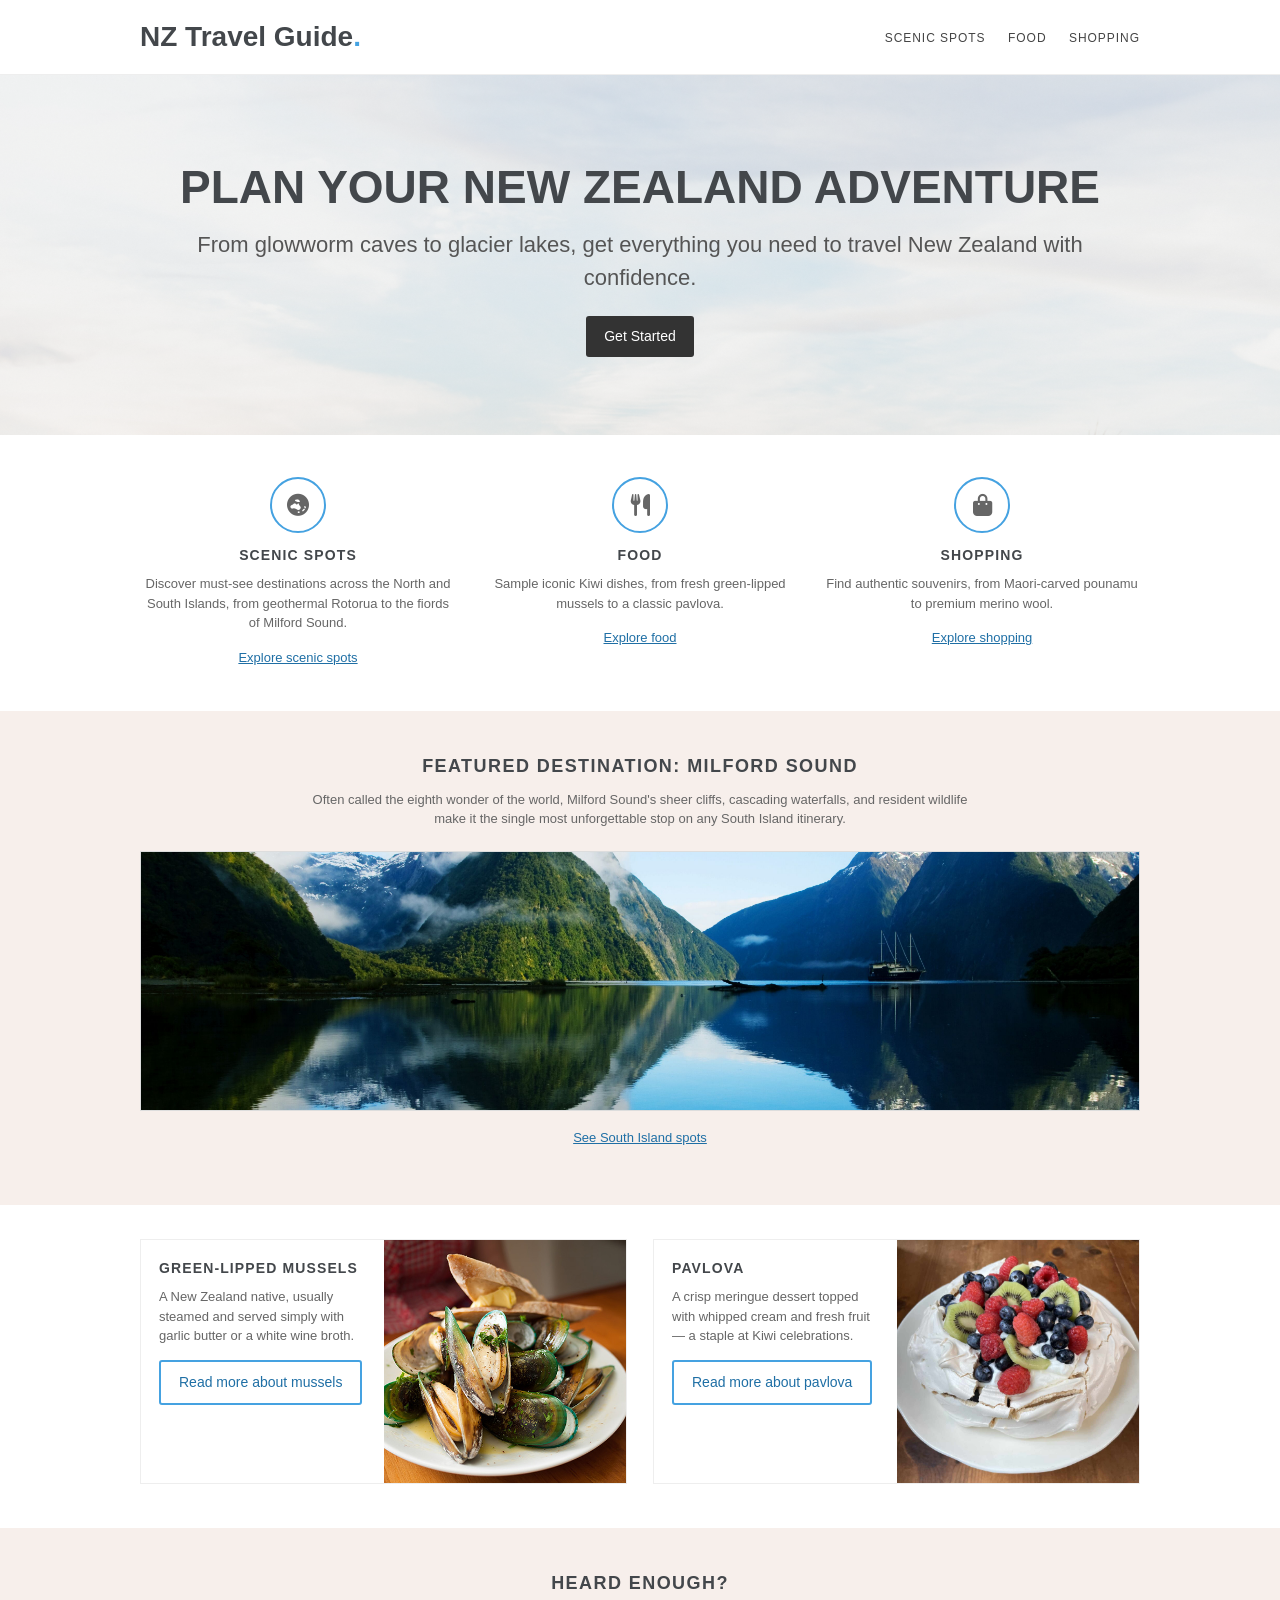
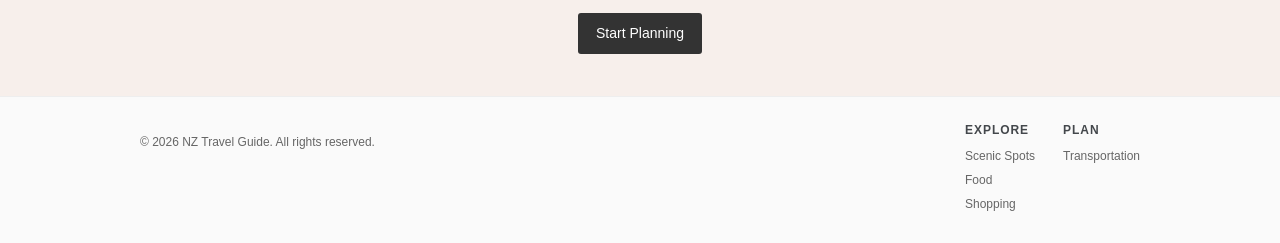
<file: index.html>
<!-- =========================================================
STEP 1: Add the required HTML5 skeleton
========================================================= -->
<!DOCTYPE html>
<html lang="en">
  <head>
    <meta charset="UTF-8">
    <meta name="viewport" content="width=device-width, initial-scale=1.0">
    <title>New Zealand Travel Guide</title>
    <link
      rel="stylesheet"
      href="https://cdnjs.cloudflare.com/ajax/libs/font-awesome/6.5.1/css/all.min.css"
    >
    <link rel="stylesheet" href="styles.css">
  </head>

  <body>
    <!-- =========================================================
    STEP 2: Build the "top area" (site name + navigation) using simple HTML
    ========================================================= -->
    <header class="site-header">
      <div class="container header-inner">
        <p class="brand">NZ Travel Guide<span class="dot">.</span></p>
        <nav class="site-nav">
          <a href="content/scenic-spots.html">Scenic Spots</a>
          <a href="content/food.html">Food</a>
          <a href="content/shopping.html">Shopping</a>
        </nav>
      </div>
    </header>

    <main>
      <!-- =========================================================
      STEP 3: Hero section + "Get Started button" as a link
      ========================================================= -->
      <section class="hero">
        <div class="container hero-content">
          <h1>Plan Your New Zealand Adventure</h1>
          <p class="hero-subhead">
            From glowworm caves to glacier lakes, get everything you need to
            travel New Zealand with confidence.
          </p>
          <a class="btn btn-dark" href="content/scenic-spots.html">Get Started</a>
        </div>
      </section>

      <!-- =========================================================
      STEP 4: Features section (3 blocks) + featured content section
      ========================================================= -->
      <section class="features">
        <div class="container features-grid">
          <div class="feature">
            <span class="icon"><i class="fa-solid fa-earth-oceania" aria-hidden="true"></i></span>
            <h2>Scenic Spots</h2>
            <p>
              Discover must-see destinations across the North and South
              Islands, from geothermal Rotorua to the fiords of Milford Sound.
            </p>
            <a href="content/scenic-spots.html">Explore scenic spots</a>
          </div>
          <div class="feature">
            <span class="icon"><i class="fa-solid fa-utensils" aria-hidden="true"></i></span>
            <h2>Food</h2>
            <p>
              Sample iconic Kiwi dishes, from fresh green-lipped mussels to a
              classic pavlova.
            </p>
            <a href="content/food.html">Explore food</a>
          </div>
          <div class="feature">
            <span class="icon"><i class="fa-solid fa-bag-shopping" aria-hidden="true"></i></span>
            <h2>Shopping</h2>
            <p>
              Find authentic souvenirs, from Maori-carved pounamu to premium
              merino wool.
            </p>
            <a href="content/shopping.html">Explore shopping</a>
          </div>
        </div>
      </section>

      <section class="featured">
        <div class="container">
          <h2 class="section-title">Featured Destination: Milford Sound</h2>
          <p class="section-lede">
            Often called the eighth wonder of the world, Milford Sound's sheer
            cliffs, cascading waterfalls, and resident wildlife make it the
            single most unforgettable stop on any South Island itinerary.
          </p>
          <img
            class="media"
            src="images/scenic-spots/Milford-Sound.jpg"
            alt="Mitre Peak and the surrounding mountains reflected in the calm water of Milford Sound at dawn"
          >
          <p class="section-lede">
            <a href="content/scenic-spots.html#south-island">See South Island spots</a>
          </p>
        </div>
      </section>

      <!-- =========================================================
      STEP 5: Two secondary content blocks + CTA section
      ========================================================= -->
      <section class="secondary">
        <div class="container secondary-grid">
          <article class="card">
            <div class="card-text">
              <h3>Green-lipped Mussels</h3>
              <p>
                A New Zealand native, usually steamed and served simply with
                garlic butter or a white wine broth.
              </p>
              <a class="btn btn-outline" href="content/food.html">Read more about mussels</a>
            </div>
            <img
              class="card-image"
              src="images/food/Green-lipped-mussels.jpg"
              alt="A plate of steamed green-lipped mussels with herbs and buttered bread"
            >
          </article>
          <article class="card">
            <div class="card-text">
              <h3>Pavlova</h3>
              <p>
                A crisp meringue dessert topped with whipped cream and fresh
                fruit — a staple at Kiwi celebrations.
              </p>
              <a class="btn btn-outline" href="content/food.html">Read more about pavlova</a>
            </div>
            <img
              class="card-image"
              src="images/food/pavlova.jpeg"
              alt="A pavlova topped with whipped cream, kiwifruit, raspberries, and blueberries"
            >
          </article>
        </div>
      </section>

      <section class="cta">
        <div class="container cta-inner">
          <h2>Heard enough?</h2>
          <a class="btn btn-dark" href="content/scenic-spots.html">Start Planning</a>
        </div>
      </section>
    </main>

    <!-- =========================================================
    STEP 6: Footer
    ========================================================= -->
    <footer class="site-footer">
      <div class="container footer-inner">
        <div class="footer-left">
          <p>&copy; 2026 NZ Travel Guide. All rights reserved.</p>
        </div>
        <nav class="footer-cols" aria-label="Footer links">
          <div class="footer-col">
            <h2>Explore</h2>
            <a href="content/scenic-spots.html">Scenic Spots</a>
            <a href="content/food.html">Food</a>
            <a href="content/shopping.html">Shopping</a>
          </div>
          <div class="footer-col">
            <h2>Plan</h2>
            <a href="content/transportation.html">Transportation</a>
          </div>
        </nav>
      </div>
    </footer>

  </body>
</html>
</file>
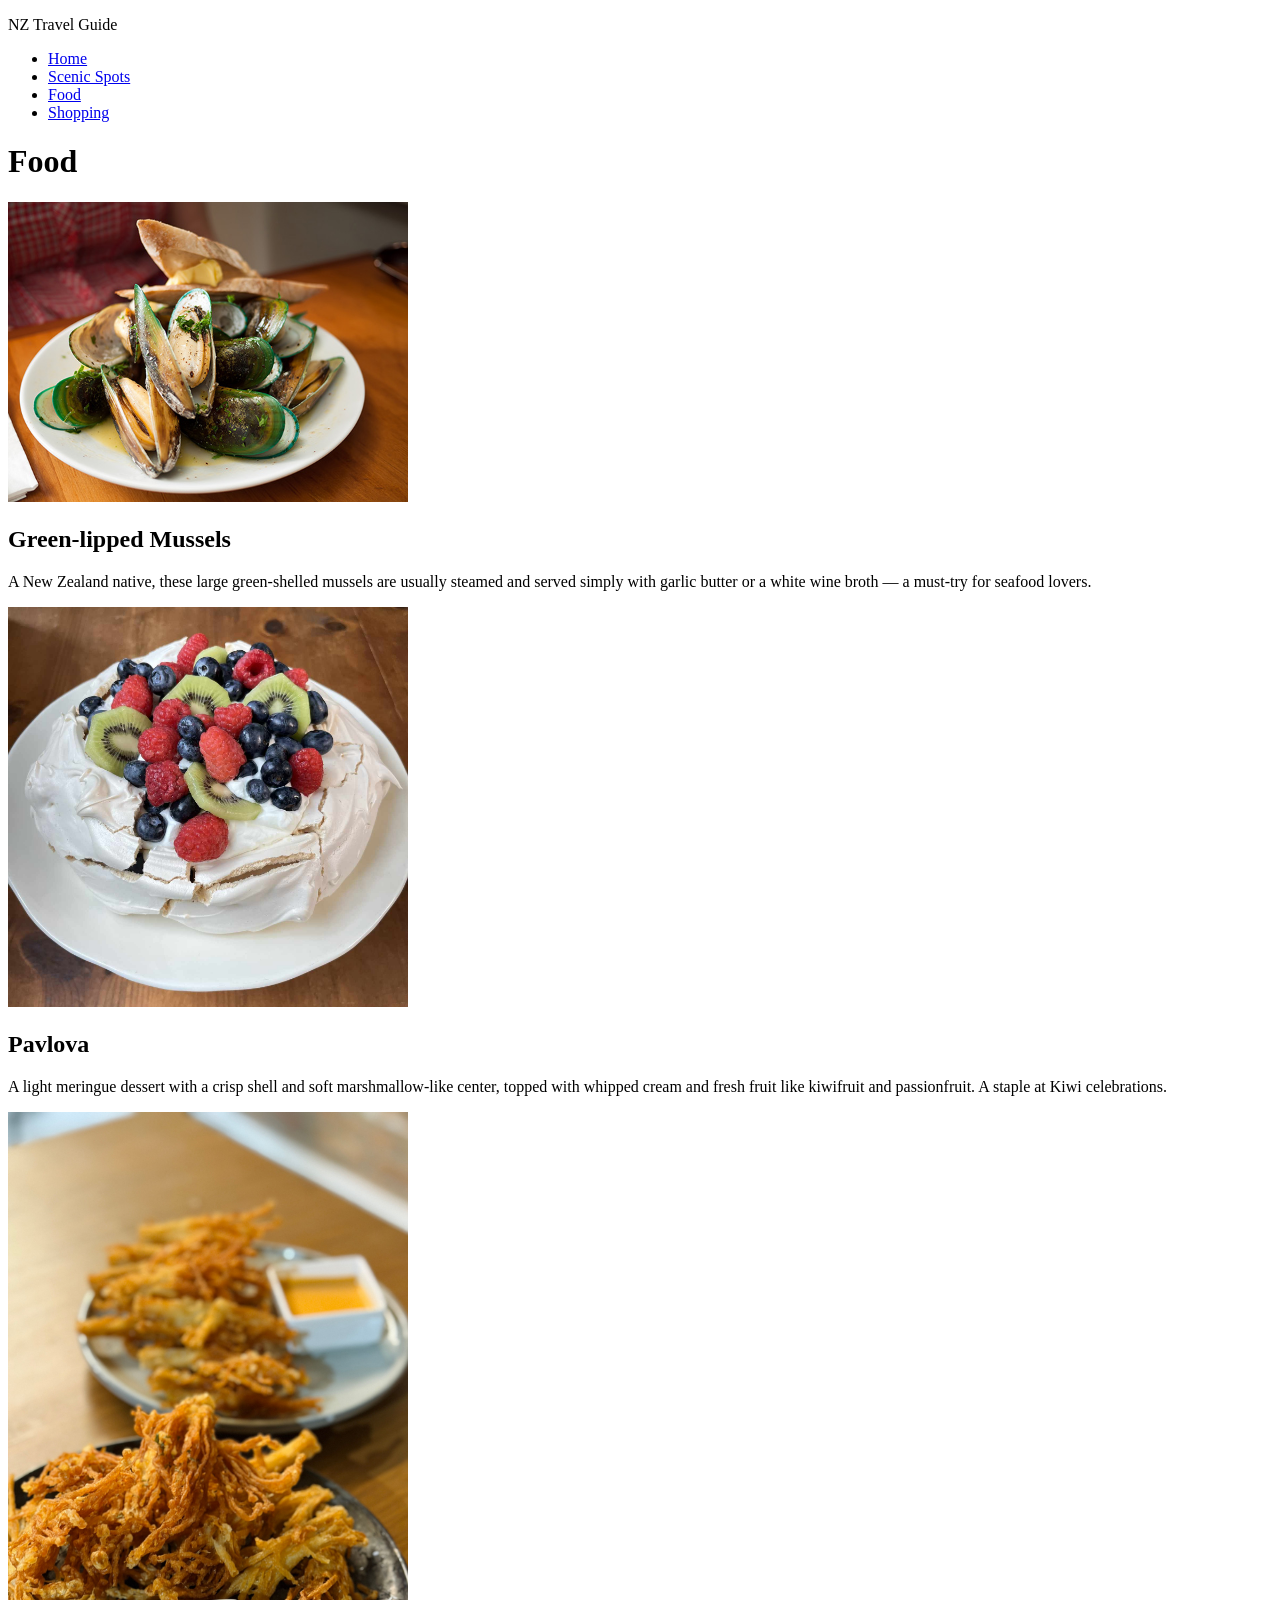
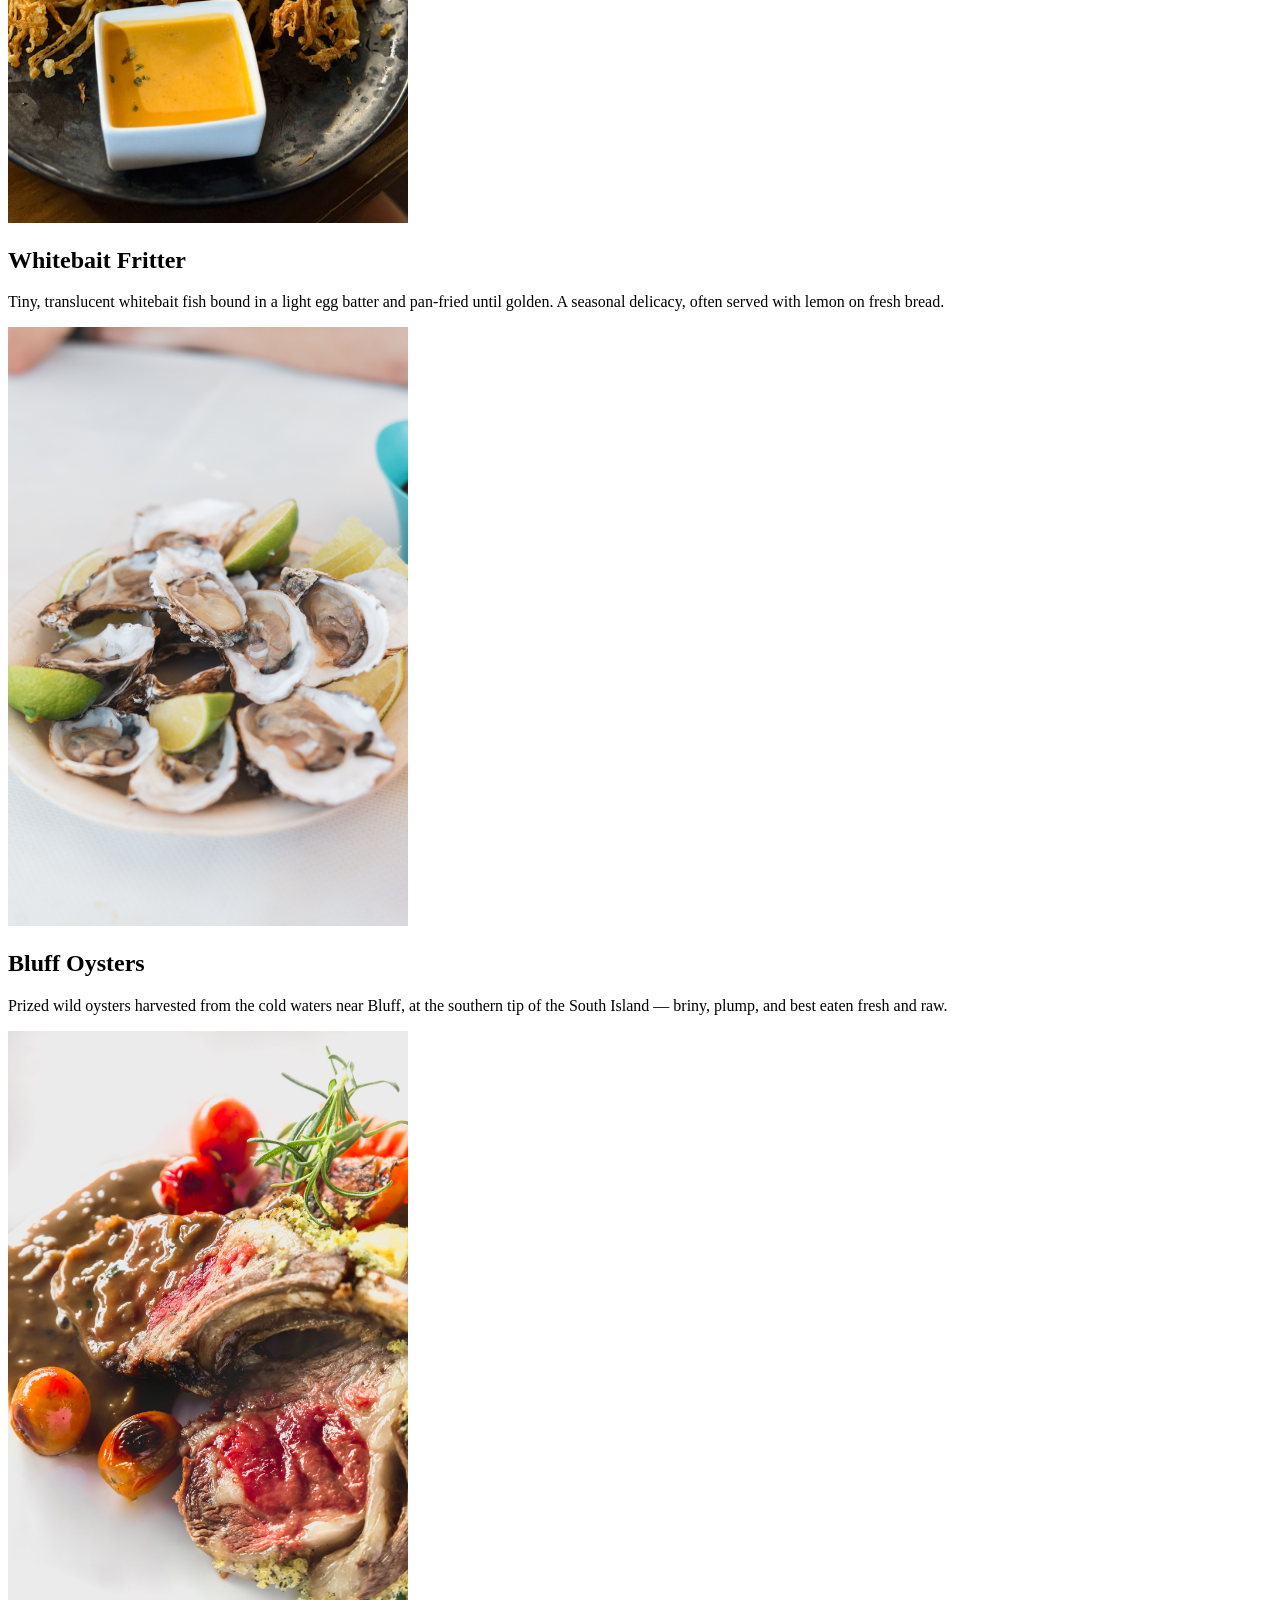
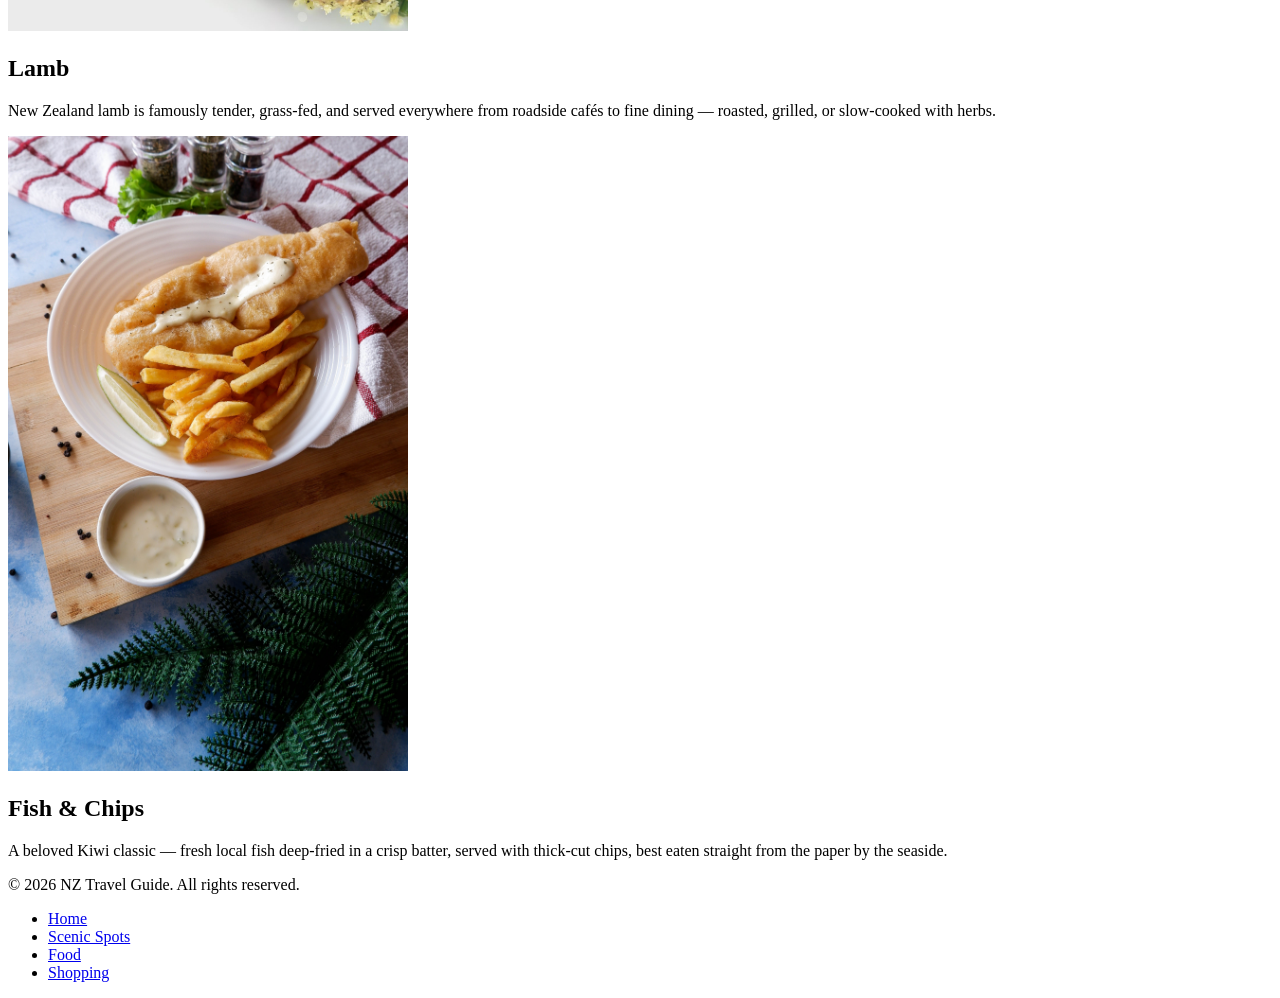
<file: content/food.html>
<!DOCTYPE html>
<html lang="en">
  <head>
    <meta charset="UTF-8">
    <meta name="viewport" content="width=device-width, initial-scale=1.0">
    <title>Food — New Zealand Travel Guide</title>
  </head>

  <body>
    <header>
      <p class="site-name">NZ Travel Guide</p>
      <nav>
        <ul>
          <li><a href="../index.html">Home</a></li>
          <li><a href="scenic-spots.html">Scenic Spots</a></li>
          <li><a href="food.html">Food</a></li>
          <li><a href="shopping.html">Shopping</a></li>
        </ul>
      </nav>
    </header>

    <main>
      <h1>Food</h1>

      <div class="food-layout">
        <div class="food-content">
          <section class="food-grid">
            <div class="food-item">
              <img
                src="../images/food/Green-lipped-mussels.jpg"
                alt="Green-lipped mussels"
                width="400"
              >
              <h2>Green-lipped Mussels</h2>
              <p>
                A New Zealand native, these large green-shelled mussels are
                usually steamed and served simply with garlic butter or a
                white wine broth — a must-try for seafood lovers.
              </p>
            </div>

            <div class="food-item">
              <img src="../images/food/pavlova.jpeg" alt="Pavlova" width="400">
              <h2>Pavlova</h2>
              <p>
                A light meringue dessert with a crisp shell and soft
                marshmallow-like center, topped with whipped cream and fresh
                fruit like kiwifruit and passionfruit. A staple at Kiwi
                celebrations.
              </p>
            </div>

            <div class="food-item">
              <img
                src="../images/food/Whitebait-fritter.jpg"
                alt="Whitebait fritter"
                width="400"
              >
              <h2>Whitebait Fritter</h2>
              <p>
                Tiny, translucent whitebait fish bound in a light egg batter
                and pan-fried until golden. A seasonal delicacy, often served
                with lemon on fresh bread.
              </p>
            </div>

            <div class="food-item">
              <img
                src="../images/food/Bluff-oysters.jpg"
                alt="Bluff oysters"
                width="400"
              >
              <h2>Bluff Oysters</h2>
              <p>
                Prized wild oysters harvested from the cold waters near
                Bluff, at the southern tip of the South Island — briny,
                plump, and best eaten fresh and raw.
              </p>
            </div>

            <div class="food-item">
              <img src="../images/food/Lamb.jpg" alt="Lamb" width="400">
              <h2>Lamb</h2>
              <p>
                New Zealand lamb is famously tender, grass-fed, and served
                everywhere from roadside cafés to fine dining — roasted,
                grilled, or slow-cooked with herbs.
              </p>
            </div>

            <div class="food-item">
              <img
                src="../images/food/Fish&amp;Chips.jpg"
                alt="Fish and chips"
                width="400"
              >
              <h2>Fish &amp; Chips</h2>
              <p>
                A beloved Kiwi classic — fresh local fish deep-fried in a
                crisp batter, served with thick-cut chips, best eaten
                straight from the paper by the seaside.
              </p>
            </div>
          </section>
        </div>
      </div>
    </main>

    <footer>
      <p>&copy; 2026 NZ Travel Guide. All rights reserved.</p>
      <nav aria-label="Footer links">
        <ul>
          <li><a href="../index.html">Home</a></li>
          <li><a href="scenic-spots.html">Scenic Spots</a></li>
          <li><a href="food.html">Food</a></li>
          <li><a href="shopping.html">Shopping</a></li>
        </ul>
      </nav>
    </footer>
  </body>
</html>
</file>
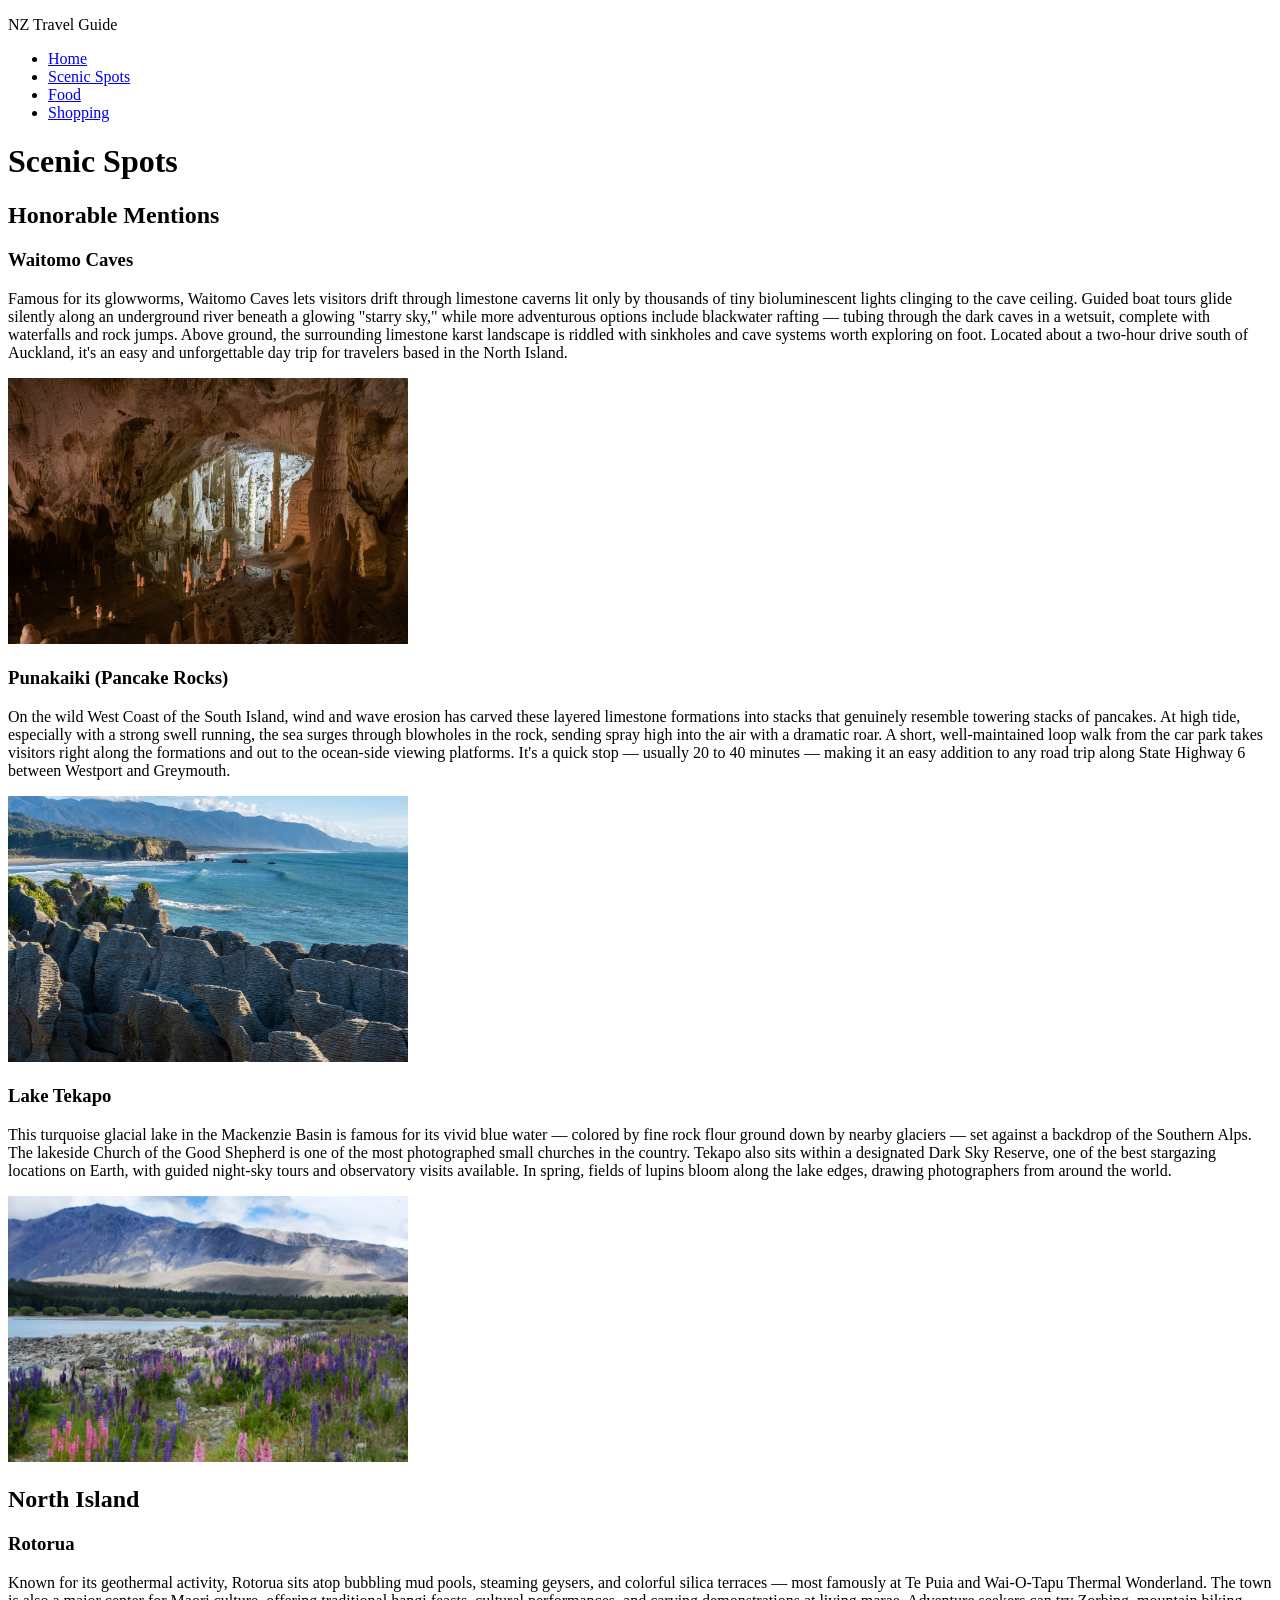
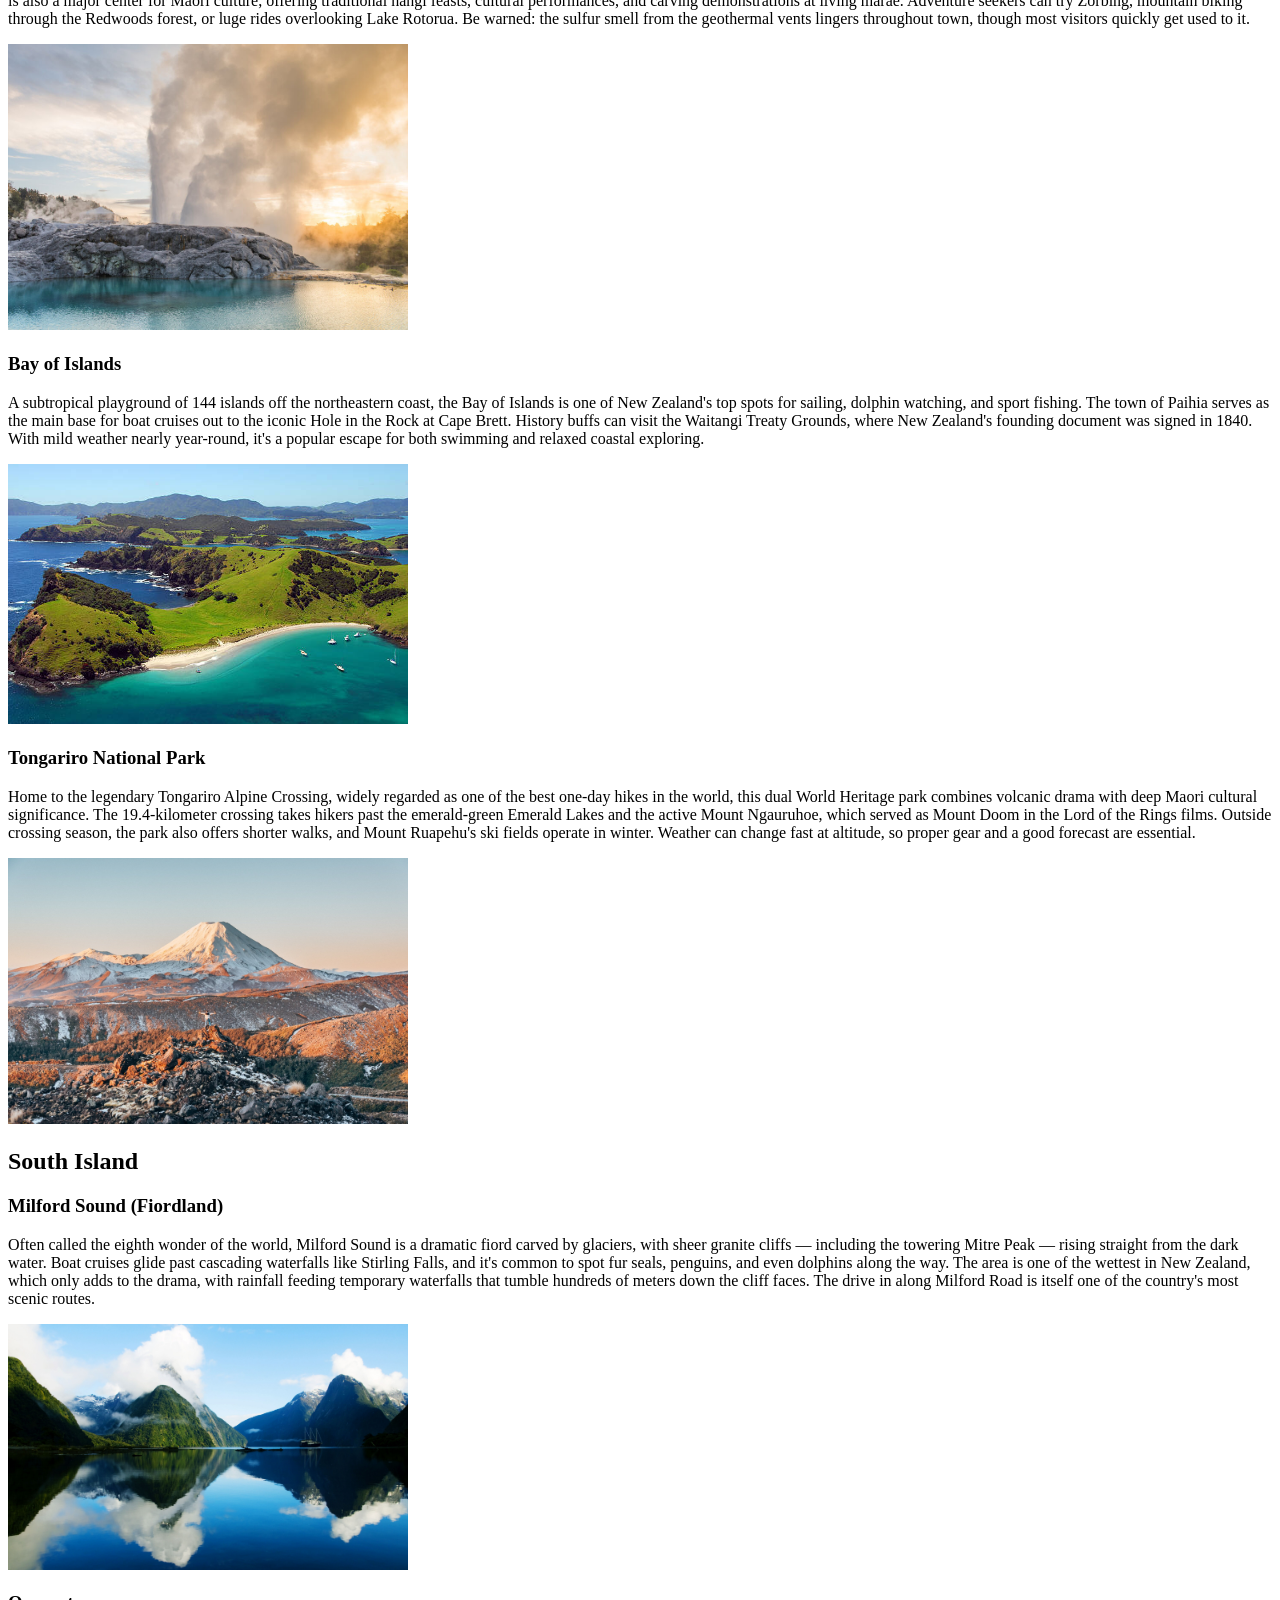
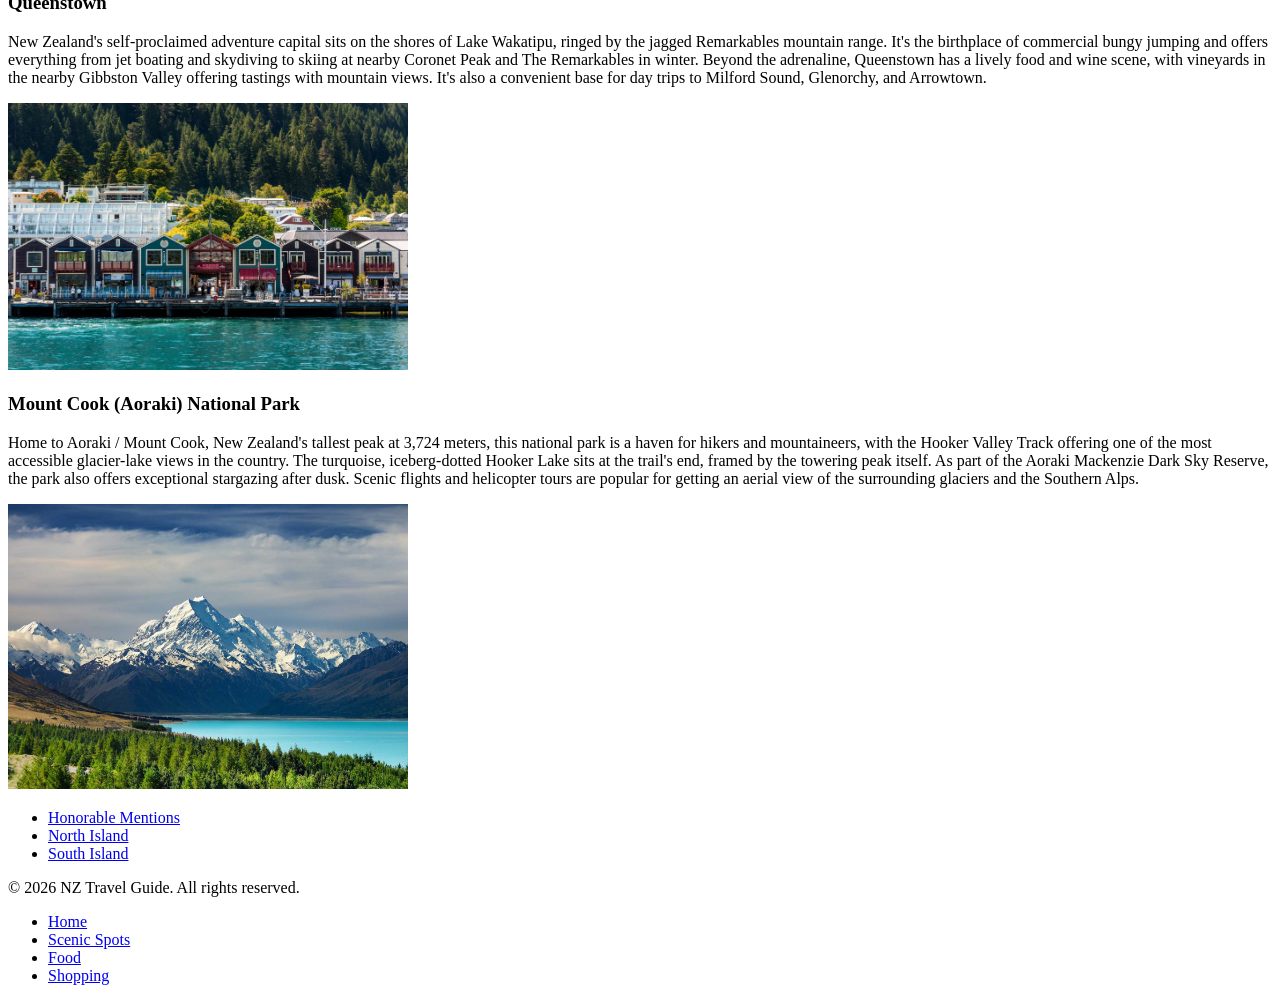
<file: content/scenic-spots.html>
<!DOCTYPE html>
<html lang="en">
  <head>
    <meta charset="UTF-8">
    <meta name="viewport" content="width=device-width, initial-scale=1.0">
    <title>Scenic Spots — New Zealand Travel Guide</title>
  </head>

  <body>
    <header>
      <p class="site-name">NZ Travel Guide</p>
      <nav>
        <ul>
          <li><a href="../index.html">Home</a></li>
          <li><a href="scenic-spots.html">Scenic Spots</a></li>
          <li><a href="food.html">Food</a></li>
          <li><a href="shopping.html">Shopping</a></li>
        </ul>
      </nav>
    </header>

    <main>
      <h1>Scenic Spots</h1>

      <div class="page-layout">
        <div class="scenic-content">
          <section id="honorable-mentions" class="scenic-section">
            <h2>Honorable Mentions</h2>

            <div class="spot">
              <div class="spot-text">
                <h3>Waitomo Caves</h3>
                <p>
                  Famous for its glowworms, Waitomo Caves lets visitors drift
                  through limestone caverns lit only by thousands of tiny
                  bioluminescent lights clinging to the cave ceiling. Guided
                  boat tours glide silently along an underground river beneath
                  a glowing "starry sky," while more adventurous options
                  include blackwater rafting — tubing through the dark caves
                  in a wetsuit, complete with waterfalls and rock jumps. Above
                  ground, the surrounding limestone karst landscape is riddled
                  with sinkholes and cave systems worth exploring on foot.
                  Located about a two-hour drive south of Auckland, it's an
                  easy and unforgettable day trip for travelers based in the
                  North Island.
                </p>
              </div>
              <div class="spot-image">
                <img
                  src="../images/scenic-spots/Waitomo-Caves.jpg"
                  alt="Waitomo Caves"
                  width="400"
                >
              </div>
            </div>

            <div class="spot">
              <div class="spot-text">
                <h3>Punakaiki (Pancake Rocks)</h3>
                <p>
                  On the wild West Coast of the South Island, wind and wave
                  erosion has carved these layered limestone formations into
                  stacks that genuinely resemble towering stacks of pancakes.
                  At high tide, especially with a strong swell running, the
                  sea surges through blowholes in the rock, sending spray high
                  into the air with a dramatic roar. A short, well-maintained
                  loop walk from the car park takes visitors right along the
                  formations and out to the ocean-side viewing platforms.
                  It's a quick stop — usually 20 to 40 minutes — making it an
                  easy addition to any road trip along State Highway 6 between
                  Westport and Greymouth.
                </p>
              </div>
              <div class="spot-image">
                <img
                  src="../images/scenic-spots/Punakaiki-(Pancake-Rocks).jpg"
                  alt="Punakaiki, also known as Pancake Rocks"
                  width="400"
                >
              </div>
            </div>

            <div class="spot">
              <div class="spot-text">
                <h3>Lake Tekapo</h3>
                <p>
                  This turquoise glacial lake in the Mackenzie Basin is famous
                  for its vivid blue water — colored by fine rock flour ground
                  down by nearby glaciers — set against a backdrop of the
                  Southern Alps. The lakeside Church of the Good Shepherd is
                  one of the most photographed small churches in the country.
                  Tekapo also sits within a designated Dark Sky Reserve, one
                  of the best stargazing locations on Earth, with guided
                  night-sky tours and observatory visits available. In
                  spring, fields of lupins bloom along the lake edges,
                  drawing photographers from around the world.
                </p>
              </div>
              <div class="spot-image">
                <img
                  src="../images/scenic-spots/Lake-Tekapo.jpg"
                  alt="Lake Tekapo"
                  width="400"
                >
              </div>
            </div>
          </section>

          <section id="north-island" class="scenic-section">
            <h2>North Island</h2>

            <div class="spot">
              <div class="spot-text">
                <h3>Rotorua</h3>
                <p>
                  Known for its geothermal activity, Rotorua sits atop bubbling
                  mud pools, steaming geysers, and colorful silica terraces —
                  most famously at Te Puia and Wai-O-Tapu Thermal Wonderland.
                  The town is also a major center for Maori culture, offering
                  traditional hangi feasts, cultural performances, and
                  carving demonstrations at living marae. Adventure seekers
                  can try Zorbing, mountain biking through the Redwoods
                  forest, or luge rides overlooking Lake Rotorua. Be warned:
                  the sulfur smell from the geothermal vents lingers
                  throughout town, though most visitors quickly get used to
                  it.
                </p>
              </div>
              <div class="spot-image">
                <img src="../images/scenic-spots/Rotorua.jpg" alt="Rotorua" width="400">
              </div>
            </div>

            <div class="spot">
              <div class="spot-text">
                <h3>Bay of Islands</h3>
                <p>
                  A subtropical playground of 144 islands off the
                  northeastern coast, the Bay of Islands is one of New
                  Zealand's top spots for sailing, dolphin watching, and
                  sport fishing. The town of Paihia serves as the main base
                  for boat cruises out to the iconic Hole in the Rock at Cape
                  Brett. History buffs can visit the Waitangi Treaty Grounds,
                  where New Zealand's founding document was signed in 1840.
                  With mild weather nearly year-round, it's a popular escape
                  for both swimming and relaxed coastal exploring.
                </p>
              </div>
              <div class="spot-image">
                <img
                  src="../images/scenic-spots/Bay-of-Islands.jpg"
                  alt="Bay of Islands"
                  width="400"
                >
              </div>
            </div>

            <div class="spot">
              <div class="spot-text">
                <h3>Tongariro National Park</h3>
                <p>
                  Home to the legendary Tongariro Alpine Crossing, widely
                  regarded as one of the best one-day hikes in the world, this
                  dual World Heritage park combines volcanic drama with deep
                  Maori cultural significance. The 19.4-kilometer crossing
                  takes hikers past the emerald-green Emerald Lakes and the
                  active Mount Ngauruhoe, which served as Mount Doom in the
                  Lord of the Rings films. Outside crossing season, the park
                  also offers shorter walks, and Mount Ruapehu's ski fields
                  operate in winter. Weather can change fast at altitude, so
                  proper gear and a good forecast are essential.
                </p>
              </div>
              <div class="spot-image">
                <img
                  src="../images/scenic-spots/Tongariro-National-Park.jpg"
                  alt="Tongariro National Park"
                  width="400"
                >
              </div>
            </div>
          </section>

          <section id="south-island" class="scenic-section">
            <h2>South Island</h2>

            <div class="spot">
              <div class="spot-text">
                <h3>Milford Sound (Fiordland)</h3>
                <p>
                  Often called the eighth wonder of the world, Milford Sound
                  is a dramatic fiord carved by glaciers, with sheer granite
                  cliffs — including the towering Mitre Peak — rising straight
                  from the dark water. Boat cruises glide past cascading
                  waterfalls like Stirling Falls, and it's common to spot fur
                  seals, penguins, and even dolphins along the way. The area
                  is one of the wettest in New Zealand, which only adds to
                  the drama, with rainfall feeding temporary waterfalls that
                  tumble hundreds of meters down the cliff faces. The drive in
                  along Milford Road is itself one of the country's most
                  scenic routes.
                </p>
              </div>
              <div class="spot-image">
                <img
                  src="../images/scenic-spots/Milford-Sound.jpg"
                  alt="Milford Sound in Fiordland"
                  width="400"
                >
              </div>
            </div>

            <div class="spot">
              <div class="spot-text">
                <h3>Queenstown</h3>
                <p>
                  New Zealand's self-proclaimed adventure capital sits on the
                  shores of Lake Wakatipu, ringed by the jagged Remarkables
                  mountain range. It's the birthplace of commercial bungy
                  jumping and offers everything from jet boating and skydiving
                  to skiing at nearby Coronet Peak and The Remarkables in
                  winter. Beyond the adrenaline, Queenstown has a lively food
                  and wine scene, with vineyards in the nearby Gibbston
                  Valley offering tastings with mountain views. It's also a
                  convenient base for day trips to Milford Sound, Glenorchy,
                  and Arrowtown.
                </p>
              </div>
              <div class="spot-image">
                <img
                  src="../images/scenic-spots/Queenstown.jpg"
                  alt="Queenstown"
                  width="400"
                >
              </div>
            </div>

            <div class="spot">
              <div class="spot-text">
                <h3>Mount Cook (Aoraki) National Park</h3>
                <p>
                  Home to Aoraki / Mount Cook, New Zealand's tallest peak at
                  3,724 meters, this national park is a haven for hikers and
                  mountaineers, with the Hooker Valley Track offering one of
                  the most accessible glacier-lake views in the country. The
                  turquoise, iceberg-dotted Hooker Lake sits at the trail's
                  end, framed by the towering peak itself. As part of the
                  Aoraki Mackenzie Dark Sky Reserve, the park also offers
                  exceptional stargazing after dusk. Scenic flights and
                  helicopter tours are popular for getting an aerial view of
                  the surrounding glaciers and the Southern Alps.
                </p>
              </div>
              <div class="spot-image">
                <img
                  src="../images/scenic-spots/Mount-Cook-(Aoraki)-National-Park.jpg"
                  alt="Mount Cook, also known as Aoraki, National Park"
                  width="400"
                >
              </div>
            </div>
          </section>
        </div>

        <nav class="secondary-nav" aria-label="Section shortcuts">
          <ul>
            <li><a href="#honorable-mentions">Honorable Mentions</a></li>
            <li><a href="#north-island">North Island</a></li>
            <li><a href="#south-island">South Island</a></li>
          </ul>
        </nav>
      </div>
    </main>

    <footer>
      <p>&copy; 2026 NZ Travel Guide. All rights reserved.</p>
      <nav aria-label="Footer links">
        <ul>
          <li><a href="../index.html">Home</a></li>
          <li><a href="scenic-spots.html">Scenic Spots</a></li>
          <li><a href="food.html">Food</a></li>
          <li><a href="shopping.html">Shopping</a></li>
        </ul>
      </nav>
    </footer>
  </body>
</html>
</file>
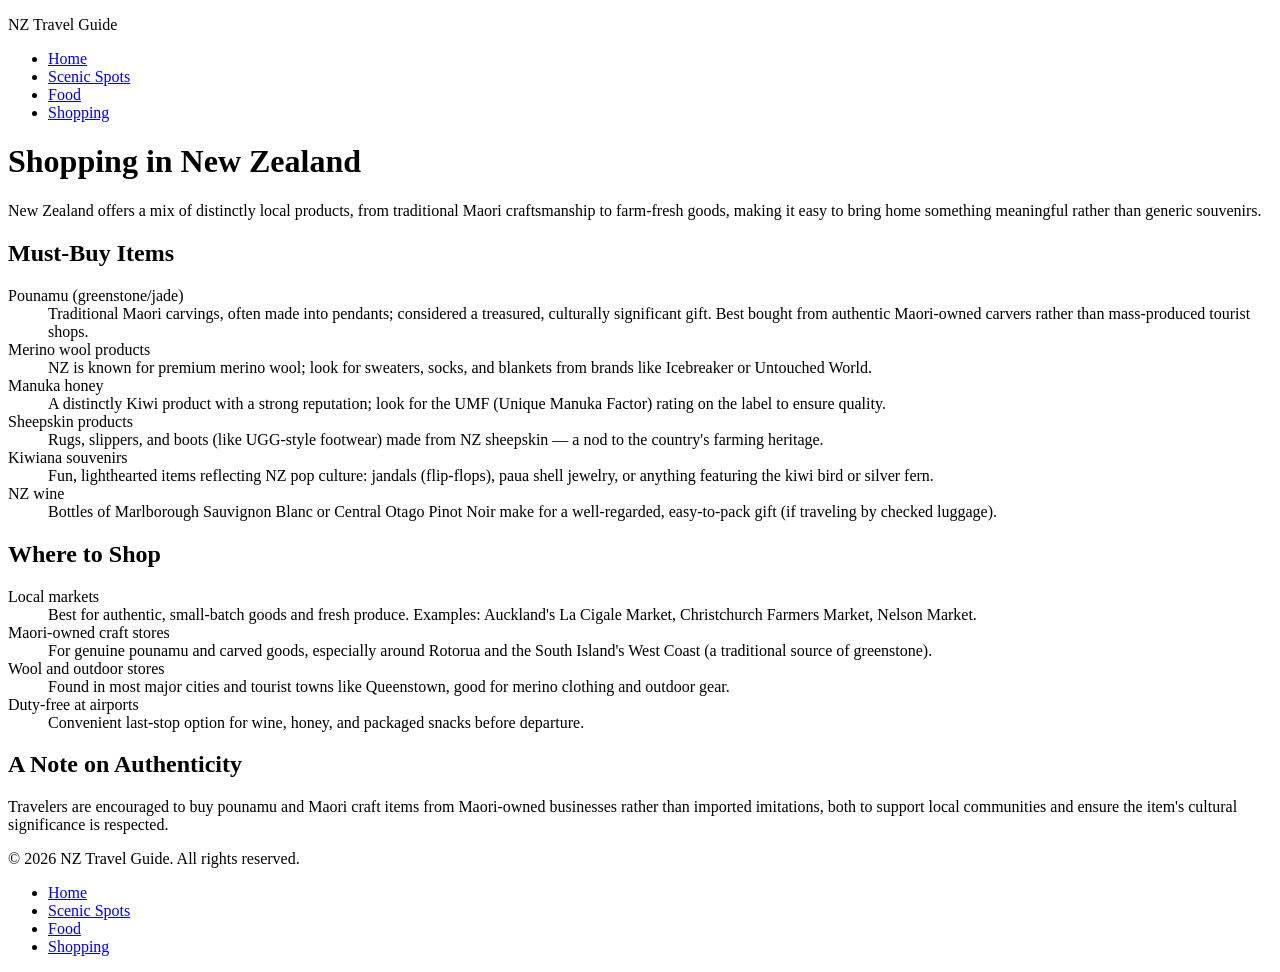
<file: content/shopping.html>
<!DOCTYPE html>
<html lang="en">
  <head>
    <meta charset="UTF-8">
    <meta name="viewport" content="width=device-width, initial-scale=1.0">
    <title>Shopping — New Zealand Travel Guide</title>
  </head>

  <body>
    <header>
      <p class="site-name">NZ Travel Guide</p>
      <nav>
        <ul>
          <li><a href="../index.html">Home</a></li>
          <li><a href="scenic-spots.html">Scenic Spots</a></li>
          <li><a href="food.html">Food</a></li>
          <li><a href="shopping.html">Shopping</a></li>
        </ul>
      </nav>
    </header>

    <main>
      <h1>Shopping in New Zealand</h1>

      <div class="shopping-layout">
        <div class="shopping-content">
          <p>
            New Zealand offers a mix of distinctly local products, from
            traditional Maori craftsmanship to farm-fresh goods, making it
            easy to bring home something meaningful rather than generic
            souvenirs.
          </p>

          <section>
          <h2>Must-Buy Items</h2>
          <dl class="shopping-list">
            <dt>Pounamu (greenstone/jade)</dt>
            <dd>
              Traditional Maori carvings, often made into pendants;
              considered a treasured, culturally significant gift. Best
              bought from authentic Maori-owned carvers rather than
              mass-produced tourist shops.
            </dd>

            <dt>Merino wool products</dt>
            <dd>
              NZ is known for premium merino wool; look for sweaters,
              socks, and blankets from brands like Icebreaker or Untouched
              World.
            </dd>

            <dt>Manuka honey</dt>
            <dd>
              A distinctly Kiwi product with a strong reputation; look for
              the UMF (Unique Manuka Factor) rating on the label to ensure
              quality.
            </dd>

            <dt>Sheepskin products</dt>
            <dd>
              Rugs, slippers, and boots (like UGG-style footwear) made
              from NZ sheepskin — a nod to the country's farming heritage.
            </dd>

            <dt>Kiwiana souvenirs</dt>
            <dd>
              Fun, lighthearted items reflecting NZ pop culture: jandals
              (flip-flops), paua shell jewelry, or anything featuring the
              kiwi bird or silver fern.
            </dd>

            <dt>NZ wine</dt>
            <dd>
              Bottles of Marlborough Sauvignon Blanc or Central Otago Pinot
              Noir make for a well-regarded, easy-to-pack gift (if
              traveling by checked luggage).
            </dd>
          </dl>
          </section>

          <section>
          <h2>Where to Shop</h2>
          <dl class="shopping-list">
            <dt>Local markets</dt>
            <dd>
              Best for authentic, small-batch goods and fresh produce.
              Examples: Auckland's La Cigale Market, Christchurch Farmers
              Market, Nelson Market.
            </dd>

            <dt>Maori-owned craft stores</dt>
            <dd>
              For genuine pounamu and carved goods, especially around
              Rotorua and the South Island's West Coast (a traditional
              source of greenstone).
            </dd>

            <dt>Wool and outdoor stores</dt>
            <dd>
              Found in most major cities and tourist towns like
              Queenstown, good for merino clothing and outdoor gear.
            </dd>

            <dt>Duty-free at airports</dt>
            <dd>
              Convenient last-stop option for wine, honey, and packaged
              snacks before departure.
            </dd>
          </dl>
          </section>

          <section>
          <h2>A Note on Authenticity</h2>
          <p>
            Travelers are encouraged to buy pounamu and Maori craft items
            from Maori-owned businesses rather than imported imitations,
            both to support local communities and ensure the item's
            cultural significance is respected.
          </p>
          </section>
        </div>
      </div>
    </main>

    <footer>
      <p>&copy; 2026 NZ Travel Guide. All rights reserved.</p>
      <nav aria-label="Footer links">
        <ul>
          <li><a href="../index.html">Home</a></li>
          <li><a href="scenic-spots.html">Scenic Spots</a></li>
          <li><a href="food.html">Food</a></li>
          <li><a href="shopping.html">Shopping</a></li>
        </ul>
      </nav>
    </footer>
  </body>
</html>
</file>
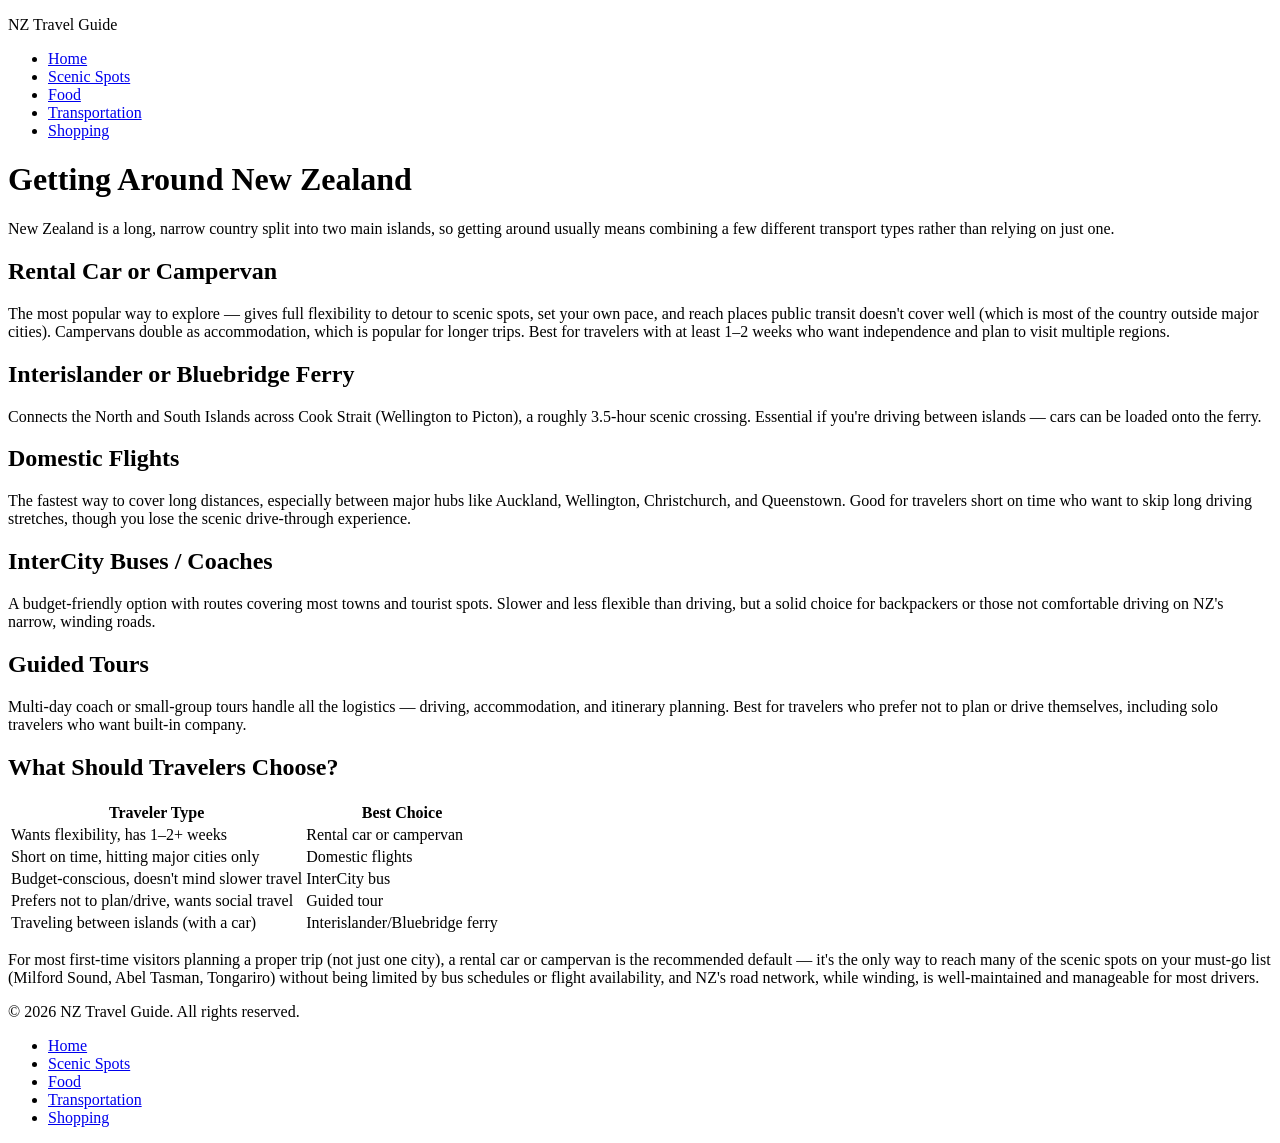
<file: content/transportation.html>
<!DOCTYPE html>
<html lang="en">
  <head>
    <meta charset="UTF-8">
    <meta name="viewport" content="width=device-width, initial-scale=1.0">
    <title>Transportation — New Zealand Travel Guide</title>
  </head>

  <body>
    <header>
      <p class="site-name">NZ Travel Guide</p>
      <nav>
        <ul>
          <li><a href="../index.html">Home</a></li>
          <li><a href="scenic-spots.html">Scenic Spots</a></li>
          <li><a href="food.html">Food</a></li>
          <li><a href="transportation.html">Transportation</a></li>
          <li><a href="shopping.html">Shopping</a></li>
        </ul>
      </nav>
    </header>

    <main>
      <h1>Getting Around New Zealand</h1>

      <div class="transportation-layout">
        <div class="transportation-content">
          <section>
          <p>
            New Zealand is a long, narrow country split into two main
            islands, so getting around usually means combining a few
            different transport types rather than relying on just one.
          </p>

          <div class="transport-item">
            <h2>Rental Car or Campervan</h2>
            <p>
              The most popular way to explore — gives full flexibility to
              detour to scenic spots, set your own pace, and reach places
              public transit doesn't cover well (which is most of the
              country outside major cities). Campervans double as
              accommodation, which is popular for longer trips. Best for
              travelers with at least 1–2 weeks who want independence and
              plan to visit multiple regions.
            </p>
          </div>

          <div class="transport-item">
            <h2>Interislander or Bluebridge Ferry</h2>
            <p>
              Connects the North and South Islands across Cook Strait
              (Wellington to Picton), a roughly 3.5-hour scenic crossing.
              Essential if you're driving between islands — cars can be
              loaded onto the ferry.
            </p>
          </div>

          <div class="transport-item">
            <h2>Domestic Flights</h2>
            <p>
              The fastest way to cover long distances, especially between
              major hubs like Auckland, Wellington, Christchurch, and
              Queenstown. Good for travelers short on time who want to skip
              long driving stretches, though you lose the scenic
              drive-through experience.
            </p>
          </div>

          <div class="transport-item">
            <h2>InterCity Buses / Coaches</h2>
            <p>
              A budget-friendly option with routes covering most towns and
              tourist spots. Slower and less flexible than driving, but a
              solid choice for backpackers or those not comfortable driving
              on NZ's narrow, winding roads.
            </p>
          </div>

          <div class="transport-item">
            <h2>Guided Tours</h2>
            <p>
              Multi-day coach or small-group tours handle all the
              logistics — driving, accommodation, and itinerary planning.
              Best for travelers who prefer not to plan or drive
              themselves, including solo travelers who want built-in
              company.
            </p>
          </div>
          </section>

          <section>
          <h2>What Should Travelers Choose?</h2>
          <table class="transport-table">
            <thead>
              <tr>
                <th>Traveler Type</th>
                <th>Best Choice</th>
              </tr>
            </thead>
            <tbody>
              <tr>
                <td>Wants flexibility, has 1–2+ weeks</td>
                <td>Rental car or campervan</td>
              </tr>
              <tr>
                <td>Short on time, hitting major cities only</td>
                <td>Domestic flights</td>
              </tr>
              <tr>
                <td>Budget-conscious, doesn't mind slower travel</td>
                <td>InterCity bus</td>
              </tr>
              <tr>
                <td>Prefers not to plan/drive, wants social travel</td>
                <td>Guided tour</td>
              </tr>
              <tr>
                <td>Traveling between islands (with a car)</td>
                <td>Interislander/Bluebridge ferry</td>
              </tr>
            </tbody>
          </table>

          <p>
            For most first-time visitors planning a proper trip (not just
            one city), a rental car or campervan is the recommended
            default — it's the only way to reach many of the scenic spots
            on your must-go list (Milford Sound, Abel Tasman, Tongariro)
            without being limited by bus schedules or flight availability,
            and NZ's road network, while winding, is well-maintained and
            manageable for most drivers.
          </p>
          </section>
        </div>
      </div>
    </main>

    <footer>
      <p>&copy; 2026 NZ Travel Guide. All rights reserved.</p>
      <nav aria-label="Footer links">
        <ul>
          <li><a href="../index.html">Home</a></li>
          <li><a href="scenic-spots.html">Scenic Spots</a></li>
          <li><a href="food.html">Food</a></li>
          <li><a href="transportation.html">Transportation</a></li>
          <li><a href="shopping.html">Shopping</a></li>
        </ul>
      </nav>
    </footer>
  </body>
</html>
</file>
<file: styles.css>
/* styles.css
   A4: Intro CSS Fill-in Template
   Instructions: rename this file to styles.css and complete each TODO block.
*/





/* ===== Base styles (mostly done) ===== */
/* Color theme from the A3 plan: one blue accent (plus a darker shade for small text) */
:root {
  --accent: #45a2e1;
  --accent-dark: #1f6fa5;
  --text: #43474b;
  --bg-soft: #f7efeb;
}

* { box-sizing: border-box; }

body {
  margin: 0;
  font-family: Arial, Helvetica, sans-serif;
  line-height: 1.5;
  color: var(--text);
  background: #fff;
}

a { color: inherit; text-decoration: none; }
a:hover { text-decoration: underline; }

.container {
  width: min(1000px, 92%);
  margin: 0 auto;
}

/* ===== Header ===== */
.site-header {
  border-bottom: 1px solid #eee;
  background: #fff;
}

.header-inner {
  /* TODO A (Flexbox):
     Make the brand appear on the left and the navigation on the right.
     Requirements:
       - Use flexbox
       - Center items vertically
       - Put space between left and right
  */
  display: flex;
  align-items: center;
  justify-content: space-between;
  padding: 16px 0;
}

.brand {
  margin: 0;
  font-size: 28px;
  font-weight: 700;
}

.brand .dot {
  /* TODO B (Color):
     Make the dot a light blue accent color (choose a readable blue).
  */
  color: var(--accent);
}

.site-nav a {
  margin-left: 18px;
  text-transform: uppercase;
  font-size: 12px;
  letter-spacing: 0.08em;
  color: #444;
}






/* ===== Hero ===== */
.hero {
  /* TODO C (Background image hero):
     Turn this into a hero banner with a background image.
     Requirements:
       - Use a background image URL (use the one below)
       - Make it cover the area and center it
       - Add a light overlay so text is readable (hint: use a linear-gradient + image)
       - Set a minimum height (e.g., 360px)
  */
  /* My image: images/new-zealand-intro.jpg (Aoraki / Mount Cook) */
  background-image:
    linear-gradient(rgba(255, 255, 255, 0.6), rgba(255, 255, 255, 0.6)),
    url("images/new-zealand-intro.jpg");
  background-size: cover;
  background-position: center;
  min-height: 360px;
  display: flex;
  align-items: center;
}

.hero-content {
  /* TODO D (Center content):
     Center the hero text horizontally.
     Add vertical padding so it doesn't feel cramped.
  */
  text-align: center;
  padding: 60px 0;
}

.hero h1 {
  margin: 0;
  /* TODO E (Typography):
     Make the headline large and uppercase.
     (e.g., font-size around 42–48px, text-transform uppercase)
  */
  font-size: 46px;
  text-transform: uppercase;
}

.hero-subhead {
  margin: 6px 0 22px;
  /* TODO F (Typography):
     Make this slightly smaller than h1 and a softer color.
     (e.g., font-size ~20–24px; color #555)
  */
  font-size: 22px;
  color: #555;
}






/* ===== Buttons ===== */
.btn {
  display: inline-block;
  padding: 10px 18px;
  border-radius: 3px;
  font-size: 14px;
}

.btn-dark {
  /* TODO G (Button styling):
     Make this a dark filled button with white text.
     (e.g., background #333; color #fff)
  */
  background: #333;
  color: #fff;
}

.btn:hover { text-decoration: none; }

.btn-dark:hover { background: #555; }

.btn-outline {
  /* TODO H (Button styling):
     Make this an outlined button with a blue border and matching text.
     (e.g., border: 2px solid ...; color: ...; background: transparent)
  */
  border: 2px solid var(--accent);
  color: var(--accent-dark);
  background: transparent;
}

.btn-outline:hover {
  background: var(--accent);
  color: #fff;
}

/* ===== Features (3 columns) ===== */
.features {
  padding: 42px 0;
}

.features-grid {
  /* TODO I (Layout):
     Arrange the three feature blocks in a row (desktop).
     Requirements:
       - Use flexbox
       - Add a gap between items (e.g., 26px)
  */
  display: flex;
  gap: 26px;
}

.feature {
  /* TODO J (Sizing / alignment):
     Make each feature take equal width and center its text.
  */
  flex: 1;
  text-align: center;
}

.feature h2 {
  margin: 0 0 8px;
  font-size: 14px;
  text-transform: uppercase;
  letter-spacing: 0.08em;
}

.feature p {
  margin: 0 0 12px;
  color: #666;
  font-size: 13px;
}

.feature a,
.section-lede a {
  color: var(--accent-dark);
  font-size: 13px;
  text-decoration: underline;
}

.icon {
  width: 56px;
  height: 56px;
  border: 2px solid var(--accent);
  border-radius: 999px;
  display: grid;
  place-items: center;
  margin: 0 auto 12px;
  color: #666;
  font-size: 22px;
}

/* ===== Featured content ===== */
.featured {
  padding: 42px 0 36px;
  background: var(--bg-soft);
}

.section-title {
  text-align: center;
  margin: 0;
  font-size: 18px;
  letter-spacing: 0.08em;
  text-transform: uppercase;
}

.section-lede {
  text-align: center;
  max-width: 680px;
  margin: 10px auto 22px;
  color: #666;
  font-size: 13px;
}

.media {
  background: #eaeaea;
  border: 1px solid #ddd;
  width: 100%;
  height: 260px;
  object-fit: cover;
}






/* ===== Secondary content (2 cards) ===== */
.secondary {
  padding: 34px 0 44px;
}

.secondary-grid {
  /* TODO K (Layout):
     Put the two cards next to each other on desktop.
     Requirements:
       - Use flexbox
       - Add a gap (e.g., 26px)
  */
  display: flex;
  gap: 26px;
}

.card {
  /* TODO L (Card styling):
     Give each card a border and make it take equal width.
     (Hint: flex: 1; border: 1px solid #eee)
  */
  flex: 1;
  border: 1px solid #eee;
  display: grid;
  grid-template-columns: 1fr 1fr;
}

.card-text {
  padding: 18px;
}

.card-text h3 {
  margin: 0 0 8px;
  font-size: 14px;
  text-transform: uppercase;
  letter-spacing: 0.08em;
}

.card-text p {
  margin: 0 0 14px;
  color: #666;
  font-size: 13px;
}

.card-image {
  min-height: 160px;
  /* TODO M (Image block):
     Make the card image behave like a background image:
       - cover
       - centered
  */
  width: 100%;
  height: 100%;
  object-fit: cover;
  object-position: center;
}

/* ===== CTA ===== */
.cta {
  background: var(--bg-soft);
  padding: 42px 0;
}

.cta h2 {
  margin: 0 0 16px;
  font-size: 18px;
  letter-spacing: 0.08em;
  text-transform: uppercase;
}

.cta-inner {
  /* TODO N (Center CTA):
     Center the CTA text and button.
  */
  text-align: center;
}





/* ===== Footer ===== */
.site-footer {
  background: #fafafa;
  border-top: 1px solid #eee;
  padding: 24px 0;
}

.footer-inner {
  /* TODO O (Footer layout):
     Arrange footer-left on the left and footer link columns on the right.
     Requirements:
       - Use flexbox
       - Add a gap (e.g., 24px)
       - Space items out (left/right)
  */
  display: flex;
  gap: 24px;
  justify-content: space-between;
}

.footer-left {
  max-width: 360px;
  color: #666;
  font-size: 12px;
}

.footer-left a { color: var(--accent-dark); }

.footer-cols {
  display: flex;
  gap: 28px;
}

.footer-col h2 {
  margin: 0 0 8px;
  font-size: 12px;
  text-transform: uppercase;
  letter-spacing: 0.08em;
}

.footer-col a {
  display: block;
  font-size: 12px;
  color: #666;
  margin: 6px 0;
}

/* ===== Narrow screens: stack rows into one column ===== */
@media (max-width: 700px) {
  .header-inner,
  .features-grid,
  .secondary-grid,
  .footer-inner {
    flex-direction: column;
  }

  .header-inner { gap: 8px; }

  .site-nav a:first-child { margin-left: 0; }

  .hero h1 { font-size: 32px; }

  .hero-subhead { font-size: 18px; }

  .card { grid-template-columns: 1fr; }
}
</file>
